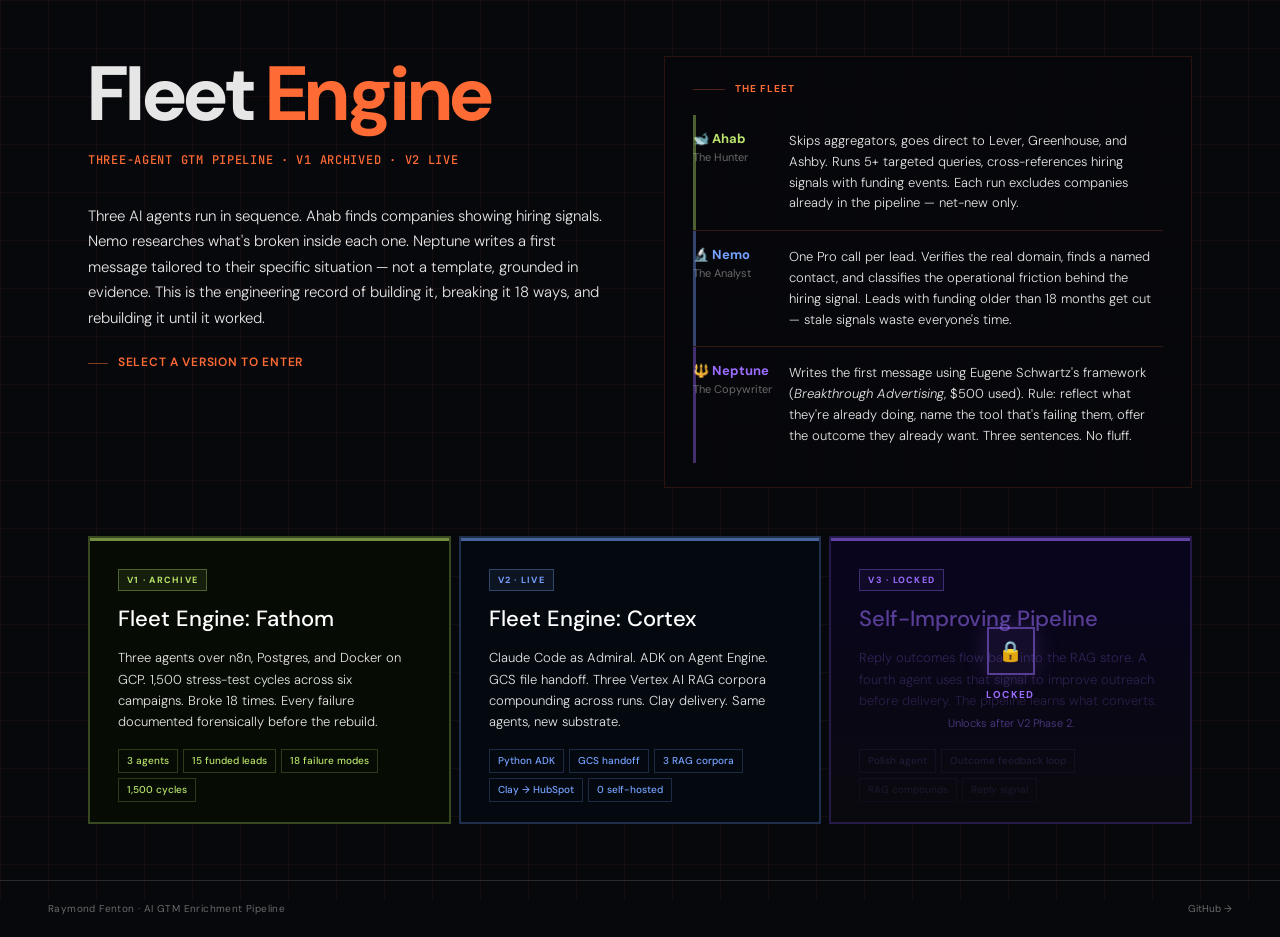
<file: workspaces/fleet-engine-artifacts/index.html>
<!DOCTYPE html>
<html lang="en">
<head>
<meta charset="UTF-8">
<meta name="viewport" content="width=device-width, initial-scale=1.0">
<title>Fleet Engine — AI GTM Enrichment Pipeline</title>
<meta property="og:type" content="website">
<meta property="og:title" content="Fleet Engine — AI GTM Enrichment Pipeline">
<meta property="og:description" content="Three-agent AI pipeline that finds companies showing hiring signals, researches what's broken inside each one, and writes a tailored first message. Built across two versions.">
<meta property="og:url" content="https://portfolio.blueskygtm.engineer/">
<meta name="twitter:card" content="summary">
<link href="https://fonts.googleapis.com/css2?family=DM+Sans:ital,opsz,wght@0,9..40,300;0,9..40,400;0,9..40,500;0,9..40,600&family=JetBrains+Mono:wght@400;700&display=swap" rel="stylesheet">
<link href="https://api.fontshare.com/v2/css?f[]=cabinet-grotesk@700,800&display=swap" rel="stylesheet">
<style>
:root {
  --bg: #0A0A0A; --surface: #111; --surface2: #161616;
  --border: #1E1E1E; --border2: #2A2A2A;
  --text: #E6E6E6; --muted: #6A6A6A; --dim: #333;
  --accent: #B9E36A;   /* V1 green */
  --action: #76A1FF;   /* V2 blue */
  --locked: #3A3A3A;
  --purple: #9B6DFF;   /* V3 */
  --orange: #FF6B35;
  --white: #FFF;
}
*, *::before, *::after { box-sizing: border-box; margin: 0; padding: 0; }
html { scroll-behavior: smooth; }
body {
  font-family: 'DM Sans', sans-serif;
  background-color: #07080C;
  background-image:
    linear-gradient(rgba(255,107,53,0.05) 1px, transparent 1px),
    linear-gradient(90deg, rgba(255,107,53,0.05) 1px, transparent 1px);
  background-size: 48px 48px;
  background-attachment: fixed;
  color: var(--text);
  font-size: 14px; line-height: 1.6;
  -webkit-font-smoothing: antialiased;
  min-height: 100vh;
  display: flex; flex-direction: column;
}

/* ── layout ── */
.page { position: relative; z-index: 1; flex: 1; display: flex; flex-direction: column; }

/* ── header ── */
header {
  padding: 56px 48px 0;
  display: grid;
  grid-template-columns: 1fr 1fr;
  gap: 48px;
  align-items: start;
  max-width: 1200px; margin: 0 auto; width: 100%;
}
.header-left { display: flex; flex-direction: column; gap: 18px; }
.header-right {
  padding: 24px 28px;
  background: rgba(7,8,12,0.72);
  border: 1px solid rgba(255,107,53,0.14);
  backdrop-filter: blur(8px);
}
.eyebrow {
  font-size: 11px; font-weight: 600; letter-spacing: 0.1em;
  text-transform: uppercase; color: var(--orange);
  display: flex; align-items: center; gap: 10px;
}
.eyebrow::before {
  content: ''; width: 6px; height: 6px; border-radius: 50%;
  background: var(--orange); box-shadow: 0 0 10px var(--orange); flex-shrink: 0;
}
h1 {
  font-family: 'Cabinet Grotesk', 'DM Sans', sans-serif;
  font-size: clamp(48px, 6vw, 84px); font-weight: 800;
  line-height: 1.0; letter-spacing: -0.02em;
}
h1 em { font-style: normal; color: var(--orange); }
.deck {
  font-size: 15px; color: var(--text); font-weight: 300;
  line-height: 1.7;
}

/* ── right-side crew details ── */
.crew-label {
  font-size: 10px; font-weight: 700; letter-spacing: 0.1em; text-transform: uppercase;
  color: var(--orange); margin-bottom: 18px; display: flex; align-items: center; gap: 10px;
}
.crew-label::before { content: ''; flex: 1; height: 1px; background: var(--orange); opacity: 0.3; max-width: 32px; }
.crew-list { display: flex; flex-direction: column; gap: 0; }
.crew-item {
  display: grid; grid-template-columns: 80px 1fr; gap: 16px;
  padding: 16px 0; border-bottom: 1px solid rgba(255,107,53,0.18);
  align-items: start;
}
.crew-item:last-child { border-bottom: none; }
.crew-name { font-size: 13px; font-weight: 700; line-height: 1.2; }
.crew-name .v1 { color: var(--accent); }
.crew-name .v2 { color: var(--action); }
.crew-name .v3 { color: var(--purple); }
.crew-role { font-size: 11px; color: var(--muted); margin-top: 2px; }
.crew-desc { font-size: 13px; color: var(--text); line-height: 1.6; font-weight: 300; }
.crew-desc strong { font-weight: 500; }

/* ── select hint ── */
.select-hint {
  margin-top: 4px; font-size: 12px; font-weight: 600;
  letter-spacing: 0.06em; text-transform: uppercase;
  color: var(--orange); display: flex; align-items: center; gap: 10px;
}
.select-hint::before { content: ''; width: 20px; height: 1px; background: var(--orange); opacity: 0.5; }

/* ── panels ── */
.panels-wrap {
  flex: 1; padding: 48px;
  max-width: 1200px; margin: 0 auto; width: 100%;
  display: grid;
  grid-template-columns: repeat(3, 1fr);
  gap: 8px;
  align-items: stretch;
}

/* ── panel base ── */
.panel {
  display: flex; flex-direction: column;
  border: 2px solid rgba(255,255,255,0.10);
  background: var(--surface);
  position: relative; overflow: hidden;
  cursor: pointer;
  transition: background 0.2s, border-color 0.2s, box-shadow 0.2s;
  text-decoration: none; color: inherit;
}

/* color accent bar at top */
.panel::before {
  content: ''; display: block; height: 3px;
  background: var(--c); opacity: 0.6;
  transition: opacity 0.2s, height 0.2s;
}
.panel:not(.locked):hover::before { opacity: 1; height: 4px; }
.panel:not(.locked):hover { background: var(--surface2); border-color: var(--c-border); }

.panel-v1 { --c: var(--accent); --c-border: rgba(185,227,106,0.35); }
.panel-v2 { --c: var(--action); --c-border: rgba(118,161,255,0.35); }
.panel-v3 { --c: var(--purple); --c-border: rgba(155,109,255,0.35); cursor: default; }

/* ── panel inner ── */
.panel-inner { padding: 28px 28px 20px; flex: 1; display: flex; flex-direction: column; gap: 16px; }

.panel-tag {
  font-size: 9px; font-weight: 700; letter-spacing: 0.14em; text-transform: uppercase;
  padding: 3px 8px; border: 1px solid; display: inline-block; align-self: flex-start;
  color: var(--c); border-color: color-mix(in srgb, var(--c) 35%, transparent);
  background: color-mix(in srgb, var(--c) 8%, transparent);
}
.panel-v3 .panel-tag { color: var(--purple); border-color: rgba(155,109,255,0.35); background: rgba(155,109,255,0.06); }

.panel-title {
  font-size: 22px; font-weight: 500; color: var(--white); line-height: 1.1;
}
.panel-v3 .panel-title { color: rgba(155,109,255,0.6); }

.panel-desc {
  font-size: 13px; font-weight: 300; color: var(--text);
  line-height: 1.65; flex: 1;
}
.panel-v3 .panel-desc { color: rgba(155,109,255,0.35); }

/* ── pills ── */
.pills { display: flex; flex-wrap: wrap; gap: 5px; }
.pill {
  font-size: 10px; font-weight: 500; padding: 3px 8px;
  border: 1px solid; color: var(--c);
  border-color: color-mix(in srgb, var(--c) 22%, transparent);
  background: transparent;
}
.panel-v3 .pill { color: rgba(155,109,255,0.4); border-color: rgba(155,109,255,0.18); }

/* ── node preview ── */
.node-preview {
  padding: 16px 28px;
  border-top: 1px solid var(--border);
  background: rgba(0,0,0,0.15);
  display: flex; align-items: center; gap: 6px;
  flex-wrap: wrap;
}
.preview-label {
  font-size: 9px; font-weight: 600; letter-spacing: 0.1em; text-transform: uppercase;
  color: var(--muted); width: 100%; margin-bottom: 8px;
}
.node {
  display: flex; flex-direction: column; align-items: center; gap: 4px;
  padding: 8px 10px; border: 1px solid var(--border2);
  background: var(--surface2); min-width: 54px;
  transition: all 0.18s;
}
.panel:not(.locked):hover .node {
  border-color: color-mix(in srgb, var(--c) 40%, transparent);
  background: color-mix(in srgb, var(--c) 5%, var(--surface2));
}
.node-emoji { font-size: 16px; }
.node-name { font-size: 9px; font-weight: 600; color: var(--white); letter-spacing: 0.04em; }
.node-role { font-size: 9px; color: var(--muted); }

.node-arrow {
  font-size: 11px; color: var(--border2);
  display: flex; flex-direction: column; align-items: center; gap: 2px;
  transition: color 0.18s;
}
.node-arrow .arrow-label { font-size: 8px; letter-spacing: 0.06em; color: var(--muted); }
.panel:not(.locked):hover .node-arrow { color: color-mix(in srgb, var(--c) 60%, transparent); }

/* V3 node preview — blurred, locked */
.panel-v3 .node { opacity: 0.35; filter: blur(0.5px); }
.panel-v3 .node-arrow { opacity: 0.2; }

/* ── lock overlay on V3 ── */
.lock-overlay {
  position: absolute; inset: 0;
  display: flex; flex-direction: column; align-items: center; justify-content: center;
  gap: 12px; pointer-events: none;
  background: linear-gradient(180deg, transparent 20%, rgba(10,10,10,0.82) 100%);
}
.lock-icon {
  width: 48px; height: 48px; border: 2px solid rgba(155,109,255,0.5);
  background: rgba(155,109,255,0.08); border-radius: 0;
  display: flex; align-items: center; justify-content: center;
  font-size: 20px; box-shadow: 0 0 24px rgba(155,109,255,0.2);
}
.lock-text {
  font-size: 10px; font-weight: 700; letter-spacing: 0.14em;
  text-transform: uppercase; color: var(--purple);
}
.lock-sub {
  font-size: 11px; color: rgba(155,109,255,0.5); font-weight: 300; text-align: center;
  max-width: 180px; line-height: 1.5;
}

/* ── panel footer CTA ── */
.panel-footer {
  display: flex; align-items: center; justify-content: space-between;
  padding: 14px 28px; border-top: 1px solid var(--border);
  background: rgba(0,0,0,0.1);
  transition: background 0.18s;
}
.panel:not(.locked):hover .panel-footer { background: rgba(0,0,0,0.22); }

.footer-hint { font-size: 11px; color: var(--muted); font-weight: 300; }
.footer-btn {
  font-size: 11px; font-weight: 600; color: var(--c);
  letter-spacing: 0.04em; display: flex; align-items: center; gap: 6px;
}
.footer-arrow {
  width: 22px; height: 22px;
  border: 1px solid color-mix(in srgb, var(--c) 35%, transparent);
  background: color-mix(in srgb, var(--c) 8%, transparent);
  display: grid; place-items: center; font-size: 13px;
  transition: all 0.15s;
}
.panel:not(.locked):hover .footer-arrow {
  background: color-mix(in srgb, var(--c) 18%, transparent);
  border-color: color-mix(in srgb, var(--c) 55%, transparent);
}
.panel-v3 .footer-btn { color: var(--muted); }
.panel-v3 .footer-arrow { border-color: var(--border2); background: transparent; }

/* ── footer bar ── */
footer {
  position: relative; z-index: 1;
  padding: 20px 48px;
  display: flex; align-items: center; justify-content: space-between;
  border-top: 1px solid var(--border2); flex-wrap: wrap; gap: 10px;
}
footer span { font-size: 10px; color: var(--muted); letter-spacing: 0.04em; }
footer a { font-size: 10px; color: var(--muted); text-decoration: none; transition: color 0.15s; }
footer a:hover { color: var(--orange); }

/* ── MMBN: Panel area backgrounds (solid tints, no noise) ── */
.panel-v1 {
  background: #060C04;
  border-color: rgba(185,227,106,0.28);
}
.panel-v1:hover { border-color: rgba(185,227,106,0.60) !important; box-shadow: 0 0 40px rgba(185,227,106,0.08); }

.panel-v2 {
  background: #04090F;
  border-color: rgba(118,161,255,0.25);
}
.panel-v2:hover { border-color: rgba(118,161,255,0.60) !important; box-shadow: 0 0 40px rgba(118,161,255,0.08); }

.panel-v3 {
  background: #09051C;
  border-color: rgba(155,109,255,0.20);
}

/* ── MMBN: HP bar in crew items ──────────────────────────── */
.crew-item {
  position: relative;
}
.crew-item::before {
  content: '';
  position: absolute; left: 0; top: 0;
  width: 3px; height: 100%;
  opacity: 0.4;
}
.crew-item:nth-child(1)::before { background: var(--accent); }
.crew-item:nth-child(2)::before { background: var(--action); }
.crew-item:nth-child(3)::before { background: var(--purple); }

/* ── panels-wrap ─────────────────────────────────────────── */
.panels-wrap {
  padding-bottom: 56px;
}

/* ── responsive ── */
@media (max-width: 1000px) {
  header { grid-template-columns: 1fr; gap: 32px; }
  .panels-wrap { grid-template-columns: 1fr; padding: 28px; }
  header { padding: 36px 28px 0; }
  footer { padding: 20px 28px; }
}
</style>
</head>
<body>
<div class="page">

  <header>
    <div class="header-left">
      <h1>Fleet <em>Engine</em></h1>
      <p class="deck-sub" style="font-family:'JetBrains Mono',monospace;font-size:12px;color:var(--orange);letter-spacing:0.06em;text-transform:uppercase;margin-bottom:16px;font-weight:500;">Three-agent GTM pipeline · V1 archived · V2 live</p>
      <p class="deck">Three AI agents run in sequence. Ahab finds companies showing hiring signals. Nemo researches what's broken inside each one. Neptune writes a first message tailored to their specific situation — not a template, grounded in evidence. This is the engineering record of building it, breaking it 18 ways, and rebuilding it until it worked.</p>
      <div class="select-hint">Select a version to enter</div>
    </div>
    <div class="header-right">
      <div class="crew-label">The Fleet</div>
      <div class="crew-list">
        <div class="crew-item">
          <div><div class="crew-name"><span class="v1">🐋 Ahab</span></div><div class="crew-role">The Hunter</div></div>
          <div class="crew-desc">Skips aggregators, goes direct to Lever, Greenhouse, and Ashby. Runs 5+ targeted queries, cross-references hiring signals with funding events. Each run excludes companies already in the pipeline — net-new only.</div>
        </div>
        <div class="crew-item">
          <div><div class="crew-name"><span class="v2">🔬 Nemo</span></div><div class="crew-role">The Analyst</div></div>
          <div class="crew-desc">One Pro call per lead. Verifies the real domain, finds a named contact, and classifies the operational friction behind the hiring signal. Leads with funding older than 18 months get cut — stale signals waste everyone's time.</div>
        </div>
        <div class="crew-item">
          <div><div class="crew-name"><span class="v3">🔱 Neptune</span></div><div class="crew-role">The Copywriter</div></div>
          <div class="crew-desc">Writes the first message using Eugene Schwartz's framework (<em>Breakthrough Advertising</em>, $500 used). Rule: reflect what they're already doing, name the tool that's failing them, offer the outcome they already want. Three sentences. No fluff.</div>
        </div>
      </div>
    </div>
  </header>

  <div class="panels-wrap">

    <!-- ── V1 ── -->
    <a class="panel panel-v1" href="v1.html">
      <div class="panel-inner">
        <span class="panel-tag">V1 · Archive</span>
        <div class="panel-title">Fleet Engine: Fathom</div>
        <p class="panel-desc">Three agents over n8n, Postgres, and Docker on GCP. 1,500 stress-test cycles across six campaigns. Broke 18 times. Every failure documented forensically before the rebuild.</p>
        <div class="pills">
          <span class="pill">3 agents</span>
          <span class="pill">15 funded leads</span>
          <span class="pill">18 failure modes</span>
          <span class="pill">1,500 cycles</span>
        </div>
      </div>
    </a>

    <!-- ── V2 ── -->
    <a class="panel panel-v2" href="v2.html">
      <div class="panel-inner">
        <span class="panel-tag">V2 · Live</span>
        <div class="panel-title">Fleet Engine: Cortex</div>
        <p class="panel-desc">Claude Code as Admiral. ADK on Agent Engine. GCS file handoff. Three Vertex AI RAG corpora compounding across runs. Clay delivery. Same agents, new substrate.</p>
        <div class="pills">
          <span class="pill">Python ADK</span>
          <span class="pill">GCS handoff</span>
          <span class="pill">3 RAG corpora</span>
          <span class="pill">Clay → HubSpot</span>
          <span class="pill">0 self-hosted</span>
        </div>
      </div>
    </a>

    <!-- ── V3 ── -->
    <div class="panel panel-v3 locked">
      <div class="panel-inner">
        <span class="panel-tag">V3 · Locked</span>
        <div class="panel-title">Self-Improving Pipeline</div>
        <p class="panel-desc">Reply outcomes flow back into the RAG store. A fourth agent uses that signal to improve outreach before delivery. The pipeline learns what converts.</p>
        <div class="pills">
          <span class="pill">Polish agent</span>
          <span class="pill">Outcome feedback loop</span>
          <span class="pill">RAG compounds</span>
          <span class="pill">Reply signal</span>
        </div>
      </div>

      <div class="lock-overlay">
        <div class="lock-icon">🔒</div>
        <div class="lock-text">Locked</div>
        <div class="lock-sub">Unlocks after V2 Phase 2.</div>
      </div>
    </div>

  </div>

  <footer>
    <span>Raymond Fenton · AI GTM Enrichment Pipeline</span>
    <a href="https://github.com/BlueSkyGTM" target="_blank" rel="noopener noreferrer">GitHub →</a>
  </footer>

</div>
</body>
</html>
</file>
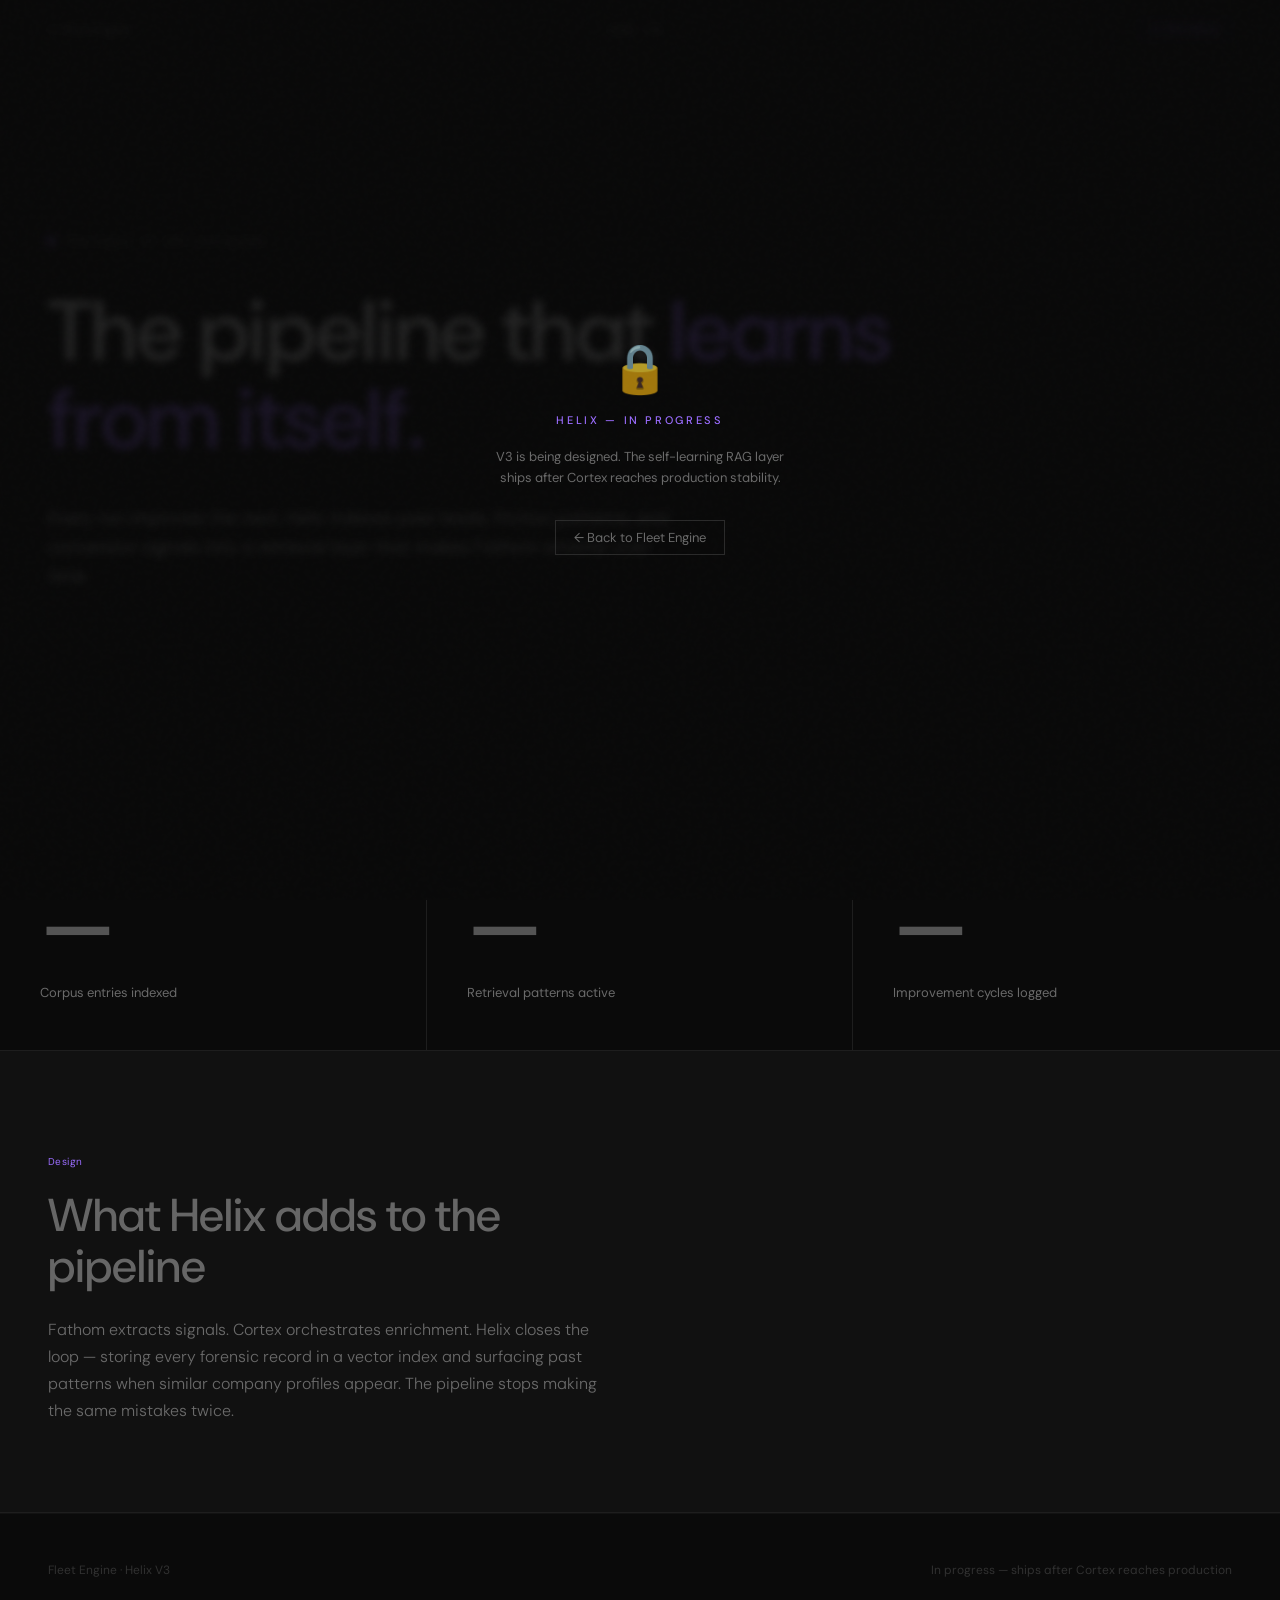
<file: workspaces/fleet-engine-artifacts/helix.html>
<!DOCTYPE html>
<html lang="en">
<head>
<meta charset="UTF-8">
<meta name="viewport" content="width=device-width, initial-scale=1.0">
<title>Fleet Engine: Helix — Self-Learning RAG | BlueSkyGTM</title>
<meta property="og:type" content="website">
<meta property="og:title" content="Fleet Engine: Helix — Self-Learning RAG | BlueSkyGTM">
<meta property="og:description" content="V3 of Fleet Engine — self-learning RAG layer that improves signal extraction from every pipeline run. In progress.">
<meta property="og:url" content="https://portfolio.blueskygtm.engineer/helix.html">
<meta name="twitter:card" content="summary">
<link rel="preconnect" href="https://fonts.googleapis.com">
<link rel="preconnect" href="https://fonts.gstatic.com" crossorigin>
<link href="https://fonts.googleapis.com/css2?family=DM+Sans:wght@300;400;500;600;700&display=swap" rel="stylesheet">
<style>

/* ── Variables ──────────────────────────────────────────── */
:root {
  --bg: #0A0A0A;
  --surface: #111111;
  --surface2: #161616;
  --border: #1E1E1E;
  --border2: #2A2A2A;
  --text: #E6E6E6;
  --muted: #6A6A6A;
  --dim: #2E2E2E;
  --action: #9B6DFF;
  --action-soft: rgba(155,109,255,0.12);
  --action-line: rgba(155,109,255,0.44);
  --white: #FFFFFF;
}

/* ── Reset ──────────────────────────────────────────────── */
*, *::before, *::after { box-sizing: border-box; margin: 0; padding: 0; }
html { scroll-behavior: smooth; }

body {
  font-family: 'DM Sans', sans-serif;
  background: var(--bg);
  color: var(--text);
  overflow-x: hidden;
  font-feature-settings: "ss01", "ss02";
  padding-top: 60px;
}

/* Grain overlay */
body::after {
  content: '';
  position: fixed;
  inset: 0;
  background-image: url("data:image/svg+xml,%3Csvg viewBox='0 0 200 200' xmlns='http://www.w3.org/2000/svg'%3E%3Cfilter id='n'%3E%3CfeTurbulence type='fractalNoise' baseFrequency='0.85' numOctaves='4' stitchTiles='stitch'/%3E%3C/filter%3E%3Crect width='100%25' height='100%25' filter='url(%23n)' opacity='0.02'/%3E%3C/svg%3E");
  pointer-events: none;
  z-index: 9998;
  opacity: 0.35;
  mix-blend-mode: overlay;
}

/* ── Lock overlay ────────────────────────────────────────── */
.lock-overlay {
  position: fixed;
  inset: 0;
  background: rgba(10,10,10,0.88);
  z-index: 200;
  display: flex;
  flex-direction: column;
  align-items: center;
  justify-content: center;
  gap: 20px;
  backdrop-filter: blur(4px);
}
.lock-icon {
  font-size: 48px;
  line-height: 1;
  opacity: 0.7;
}
.lock-label {
  font-size: 11px;
  letter-spacing: 0.24em;
  text-transform: uppercase;
  color: var(--action);
  font-weight: 500;
}
.lock-sub {
  font-size: 13px;
  color: var(--muted);
  text-align: center;
  max-width: 300px;
  line-height: 1.6;
}
.lock-back {
  margin-top: 12px;
  font-size: 13px;
  color: var(--muted);
  text-decoration: none;
  border: 1px solid var(--border2);
  padding: 8px 18px;
  transition: all 0.2s;
}
.lock-back:hover { border-color: var(--action); color: var(--action); }

/* ── Fixed nav ───────────────────────────────────────────── */
.page-nav {
  position: fixed;
  top: 0; left: 0; right: 0;
  z-index: 100;
  height: 60px;
  display: flex;
  align-items: center;
  justify-content: space-between;
  padding: 0 48px;
  border-bottom: 1px solid var(--border);
  background: rgba(10,10,10,0.92);
  backdrop-filter: blur(16px);
}
.nav-back { font-size: 13px; color: var(--muted); text-decoration: none; }
.nav-title { font-size: 13px; color: var(--muted); }
.nav-badge {
  font-size: 10px;
  color: var(--action);
  border: 1px solid rgba(155,109,255,0.38);
  padding: 4px 10px;
  letter-spacing: 0.06em;
}

/* ── Hero (visible behind overlay) ──────────────────────── */
.hero {
  min-height: 86vh;
  padding: 72px 48px 96px;
  position: relative;
  overflow: hidden;
  border-bottom: 1px solid var(--border);
  display: flex;
  flex-direction: column;
  justify-content: center;
}
.hero-grid {
  position: absolute; inset: 0;
  background-image: linear-gradient(var(--border) 1px, transparent 1px), linear-gradient(90deg, var(--border) 1px, transparent 1px);
  background-size: 56px 56px;
  opacity: 0.22;
  pointer-events: none;
}
.hero-grid::after {
  content: ''; position: absolute; inset: 0;
  background: radial-gradient(ellipse 75% 65% at 50% 100%, var(--bg) 30%, transparent 100%);
}
.hero-inner { position: relative; z-index: 1; max-width: 1080px; }

.hero-pre { font-size: 11px; color: var(--muted); letter-spacing: 0.04em; margin-bottom: 40px; display: flex; align-items: center; gap: 12px; }
.hero-pre::before { content: ''; width: 6px; height: 6px; border-radius: 50%; background: var(--action); box-shadow: 0 0 12px var(--action); }

.hero-h1 { font-size: clamp(48px, 6.6vw, 92px); line-height: 1.04; font-weight: 500; margin-bottom: 40px; max-width: 16ch; font-optical-sizing: auto; }
.hero-h1 em { font-style: normal; color: var(--action); }

.hero-sub { font-size: 18px; color: var(--text); line-height: 1.6; max-width: 620px; margin-bottom: 44px; font-weight: 300; }

/* ── Stat bar ────────────────────────────────────────────── */
.stat-bar { display: grid; grid-template-columns: repeat(3, 1fr); border-bottom: 1px solid var(--border); }
.stat-cell { padding: 56px 40px 48px; border-right: 1px solid var(--border); display: flex; flex-direction: column; gap: 18px; }
.stat-cell:last-child { border-right: none; }
.stat-n { font-size: clamp(56px, 6.5vw, 88px); font-weight: 600; color: var(--white); line-height: 0.9; opacity: 0.3; }
.stat-d { font-size: 13px; color: var(--muted); line-height: 1.5; }

/* ── In-progress section ─────────────────────────────────── */
.in-progress {
  padding: 104px 48px 88px;
  border-bottom: 1px solid var(--border);
  background: var(--surface);
}
.section-label { font-size: 10px; color: var(--action); letter-spacing: 0.04em; margin-bottom: 22px; display: flex; align-items: center; gap: 12px; }
.ip-h2 { font-size: clamp(32px, 3.6vw, 52px); font-weight: 500; line-height: 1.1; margin-bottom: 24px; max-width: 18ch; color: var(--text); opacity: 0.4; }
.ip-body { font-size: 16px; color: var(--muted); line-height: 1.7; max-width: 560px; font-weight: 300; }

/* ── Footer ──────────────────────────────────────────────── */
footer {
  padding: 48px;
  border-top: 1px solid var(--border);
  display: flex;
  align-items: center;
  justify-content: space-between;
  font-size: 12px;
  color: var(--muted);
  opacity: 0.4;
}

</style>
</head>
<body>

<!-- Lock overlay -->
<div class="lock-overlay" aria-label="This page is in progress">
  <div class="lock-icon">🔒</div>
  <div class="lock-label">Helix — In Progress</div>
  <p class="lock-sub">V3 is being designed. The self-learning RAG layer ships after Cortex reaches production stability.</p>
  <a class="lock-back" href="index.html">← Back to Fleet Engine</a>
</div>

<!-- Nav (visible behind overlay) -->
<nav class="page-nav" aria-hidden="true">
  <span class="nav-back">← Fleet Engine</span>
  <span class="nav-title">Helix · V3</span>
  <span class="nav-badge">IN PROGRESS</span>
</nav>

<!-- Hero -->
<section class="hero" aria-hidden="true">
  <div class="hero-grid"></div>
  <div class="hero-inner">
    <p class="hero-pre">Fleet Engine · V3 · Self-Learning RAG</p>
    <h1 class="hero-h1">The pipeline that <em>learns from itself.</em></h1>
    <p class="hero-sub">Every run improves the next. Helix indexes past leads, friction patterns, and conversion signals into a retrieval layer that makes Fathom smarter over time.</p>
  </div>
</section>

<!-- Stat bar -->
<div class="stat-bar" aria-hidden="true">
  <div class="stat-cell">
    <div class="stat-n">—</div>
    <div class="stat-d">Corpus entries indexed</div>
  </div>
  <div class="stat-cell">
    <div class="stat-n">—</div>
    <div class="stat-d">Retrieval patterns active</div>
  </div>
  <div class="stat-cell">
    <div class="stat-n">—</div>
    <div class="stat-d">Improvement cycles logged</div>
  </div>
</div>

<!-- In-progress section -->
<section class="in-progress" aria-hidden="true">
  <p class="section-label">Design</p>
  <h2 class="ip-h2">What Helix adds to the pipeline</h2>
  <p class="ip-body">Fathom extracts signals. Cortex orchestrates enrichment. Helix closes the loop — storing every forensic record in a vector index and surfacing past patterns when similar company profiles appear. The pipeline stops making the same mistakes twice.</p>
</section>

<!-- Footer -->
<footer aria-hidden="true">
  <span>Fleet Engine · Helix V3</span>
  <span>In progress — ships after Cortex reaches production</span>
</footer>

</body>
</html>
</file>
